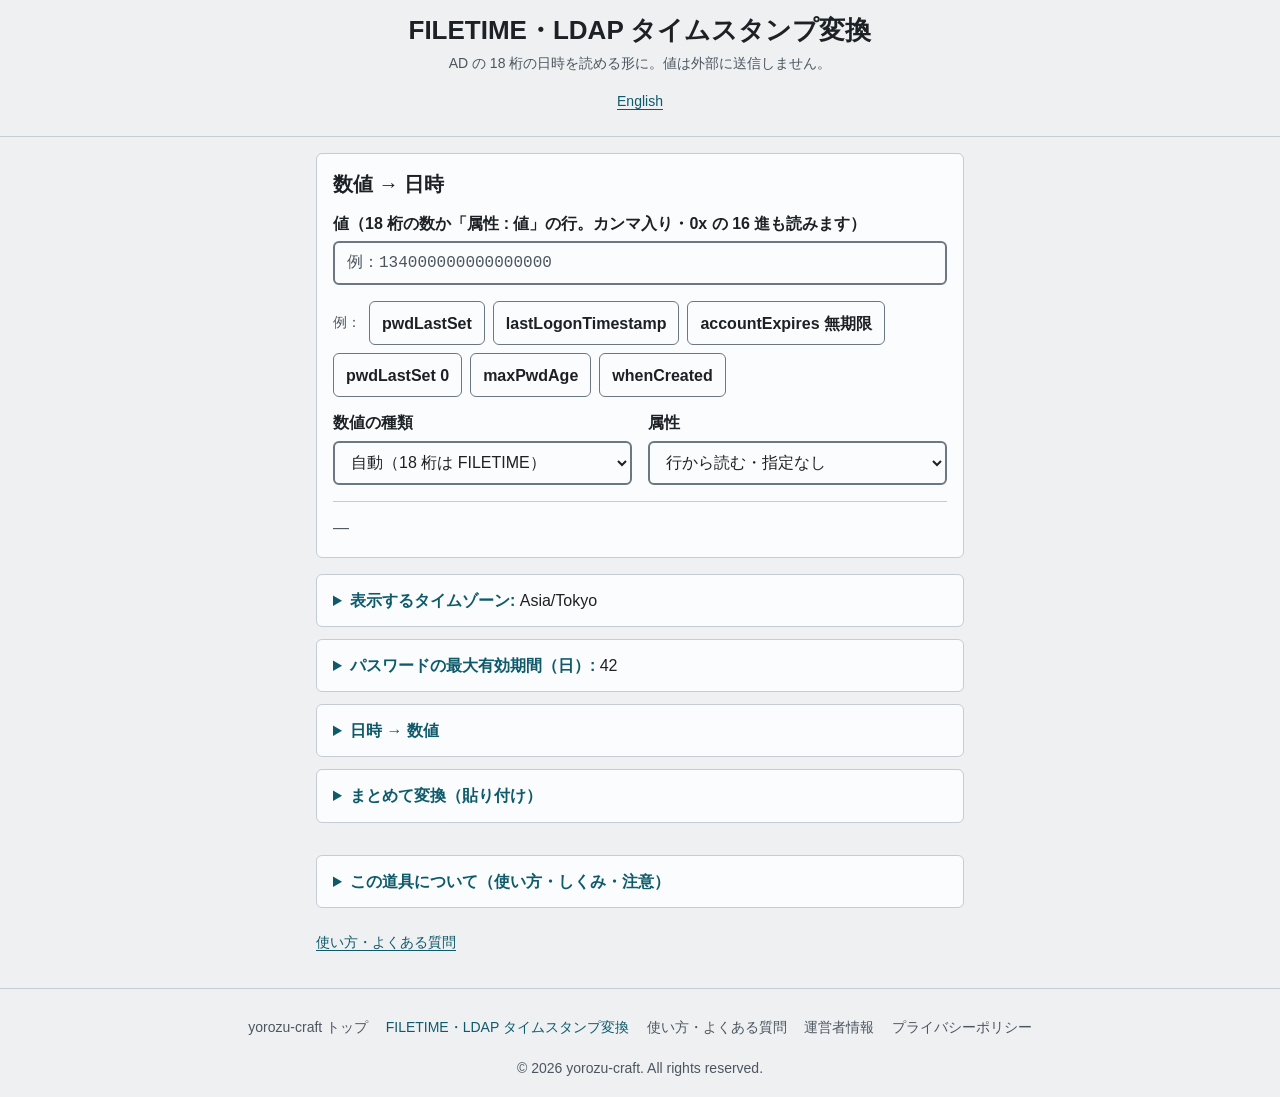
<file: index.html>
<!DOCTYPE html>
<html lang="ja">
<head>
  <meta charset="UTF-8">
  <meta name="viewport" content="width=device-width, initial-scale=1.0">
  <title>FILETIME・LDAP タイムスタンプ変換（pwdLastSet・lastLogonTimestamp を日時に）｜yorozu-craft</title>
  <meta name="description" content="pwdLastSet・lastLogonTimestamp・accountExpires などの 18 桁の数値を日時（UTC・日本時間）に、日時を数値に変換。0 や 9223372036854775807 の意味、負の値（maxPwdAge）も説明。Get-ADUser の出力を貼り付けてまとめて変換。ブラウザだけで動き、値は送信しません。">
  <meta name="robots" content="index, follow">
  <link rel="canonical" href="https://yorozu-craft.com/filetime/">
  <link rel="alternate" hreflang="ja" href="https://yorozu-craft.com/filetime/">
  <link rel="alternate" hreflang="en" href="https://yorozu-craft.com/filetime/en/">
  <link rel="alternate" hreflang="x-default" href="https://yorozu-craft.com/filetime/">

  <meta property="og:title" content="FILETIME・LDAP タイムスタンプ変換｜yorozu-craft">
  <meta property="og:description" content="pwdLastSet・lastLogonTimestamp・accountExpires の 18 桁を日時に。0・無期限・負の値の意味つき。一覧の貼り付けでまとめて変換。">
  <meta property="og:type" content="website">
  <meta property="og:url" content="https://yorozu-craft.com/filetime/">
  <meta property="og:site_name" content="yorozu-craft">
  <meta property="og:locale" content="ja_JP">
  <meta property="og:locale:alternate" content="en_US">
  <meta property="og:image" content="https://yorozu-craft.com/filetime/og-image.png">
  <meta property="og:image:width" content="1200">
  <meta property="og:image:height" content="630">
  <meta name="twitter:card" content="summary_large_image">
  <meta name="theme-color" content="#eef0f2" media="(prefers-color-scheme: light)">
  <meta name="theme-color" content="#15191d" media="(prefers-color-scheme: dark)">

  <script type="application/ld+json">
  {
    "@context": "https://schema.org",
    "@type": "WebApplication",
    "name": "FILETIME・LDAP タイムスタンプ変換",
    "description": "pwdLastSet・lastLogonTimestamp・accountExpires などの 18 桁の数値を日時に、日時を数値に。貼り付けた一覧もまとめて変換。ブラウザだけで動きます。",
    "url": "https://yorozu-craft.com/filetime/",
    "applicationCategory": "UtilitiesApplication",
    "operatingSystem": "All",
    "offers": { "@type": "Offer", "price": "0", "priceCurrency": "JPY" },
    "inLanguage": "ja"
  }
  </script>

  <!-- Google AdSense: サイト所有確認の meta だけ。AdSense 審査が通るまで本文の薄いページは広告 script を外す（2026-10-04）。通ったら本文を足してから戻す -->
  <meta name="google-adsense-account" content="ca-pub-5375267956079717">

  <link rel="icon" href="./favicon.svg" type="image/svg+xml">
  <link rel="manifest" href="/manifest.webmanifest">
  <link rel="apple-touch-icon" href="./apple-touch-icon.png">
  <link rel="stylesheet" href="./style.css">
</head>
<body>

  <header class="app-header">
    <h1>FILETIME・LDAP タイムスタンプ変換</h1>
    <p class="subtitle">AD の 18 桁の日時を読める形に。値は外部に送信しません。</p>
    <p class="lang-switch"><a href="./en/" hreflang="en" lang="en">English</a></p>
  </header>

  <main class="app-main">

    <!-- 画面の骨組み「入力 → 結果」（yorozu-plans の docs/SCREEN.md 1.1）。値を入れる欄 → 結果（空のときは「—」）→ くわしく入れる -->
    <section class="card" aria-labelledby="h-single">
      <h2 id="h-single">数値 → 日時</h2>
      <div class="field">
        <label for="value">値（18 桁の数か「属性 : 値」の行。カンマ入り・0x の 16 進も読みます）</label>
        <input type="text" id="value" class="wide mono" inputmode="text" autocomplete="off" spellcheck="false" placeholder="例：134000000000000000">
      </div>
      <div class="examples" role="group" aria-label="例">
        <span class="small">例：</span>
        <button type="button" class="chip" data-example="pwdLastSet : 134347122000000000">pwdLastSet</button>
        <button type="button" class="chip" data-example="lastLogonTimestamp : 134340000000000000">lastLogonTimestamp</button>
        <button type="button" class="chip" data-example="accountExpires : 9223372036854775807">accountExpires 無期限</button>
        <button type="button" class="chip" data-example="pwdLastSet : 0">pwdLastSet 0</button>
        <button type="button" class="chip" data-example="maxPwdAge : -36288000000000">maxPwdAge</button>
        <button type="button" class="chip" data-example="whenCreated : 20260924083000.0Z">whenCreated</button>
      </div>
      <div class="field-row">
        <div class="field">
          <label for="mode">数値の種類</label>
          <select id="mode">
            <option value="auto">自動（18 桁は FILETIME）</option>
            <option value="filetime">FILETIME・LDAP（1601 年から 100 ns 単位）</option>
            <option value="unix">Unix 秒</option>
            <option value="unixms">Unix ミリ秒</option>
            <option value="dotnet">.NET DateTime.Ticks</option>
            <option value="gentime">一般化時刻（20260924083000.0Z）</option>
            <option value="datetime">日時（2026-09-24 08:30）</option>
          </select>
        </div>
        <div class="field">
          <label for="attr">属性</label>
          <select id="attr">
            <option value="">行から読む・指定なし</option>
            <option>pwdLastSet</option>
            <option>lastLogonTimestamp</option>
            <option>lastLogon</option>
            <option>accountExpires</option>
            <option>badPasswordTime</option>
            <option>lockoutTime</option>
            <option>msDS-UserPasswordExpiryTimeComputed</option>
            <option>maxPwdAge</option>
            <option>minPwdAge</option>
            <option>lockoutDuration</option>
            <option>lockOutObservationWindow</option>
          </select>
        </div>
      </div>
      <div id="result" class="result" aria-live="polite"><p class="empty">—</p></div>
    </section>

    <!-- くわしく入れる（SCREEN.md 1.1 の 4）: タイムゾーン・パスワードの最大有効期間、日時 → 数値、まとめて変換。summary に今の状態（main.js の updateSummaries） -->
    <div class="opts">
      <details class="card opt" id="opt-tz">
        <summary>表示するタイムゾーン: <span class="opt-state"></span></summary>
        <div class="field">
          <label for="tz">表示するタイムゾーン</label>
          <select id="tz"></select>
        </div>
        <button type="button" class="btn" data-reset-storage="filetime_">保存した内容をすべて消す（初期状態に戻す）</button>
      </details>
      <details class="card opt" id="opt-age">
        <summary>パスワードの最大有効期間（日）: <span class="opt-state"></span></summary>
        <div class="field">
          <label for="max-age">パスワードの最大有効期間（日）</label>
          <input type="number" id="max-age" min="0" max="999" step="1" value="42" inputmode="numeric">
          <p class="hint">pwdLastSet の期限を出します。既定は 42 日。</p>
        </div>
      </details>
      <details class="card opt" id="opt-reverse">
        <summary id="h-reverse">日時 → 数値</summary>
        <div class="field">
          <label for="dt">日時（選んだタイムゾーン）</label>
          <div class="inline-row">
            <input type="datetime-local" id="dt" step="1">
            <button type="button" class="btn" id="now">今</button>
          </div>
          <p class="hint">LDAP フィルターに使う数を出します。</p>
        </div>
        <div id="reverse-result" class="result" aria-live="polite"></div>
      </details>
      <details class="card opt" id="opt-bulk">
        <summary id="h-bulk">まとめて変換（貼り付け）</summary>
        <div class="field">
          <label for="bulk">Get-ADUser・ldifde・csvde の出力</label>
          <textarea id="bulk" rows="8" class="mono" spellcheck="false" placeholder="pwdLastSet         : 134347122000000000&#10;lastLogonTimestamp : 134340000000000000&#10;accountExpires     : 9223372036854775807&#10;whenCreated        : 20260924083000.0Z"></textarea>
          <p class="hint">日時の属性だけを拾います。送信も保存もしません。</p>
        </div>
        <p class="inline-row"><button type="button" class="btn btn-primary" id="bulk-run">変換する</button> <button type="button" class="btn" id="bulk-clear">消す</button></p>
        <div id="bulk-result" aria-live="polite"></div>
      </details>
    </div>

    <p id="msg" class="small msg" role="status" aria-live="polite"></p>

    <!-- about-tool: 道具の説明（使い方ページの要約。yorozu-plans QUEUE Q-002） -->
    <details class="about-tool card opt no-print" id="about-tool">
      <summary>この道具について（使い方・しくみ・注意）</summary>
      <h3>FILETIME・LDAP タイムスタンプ変換でわかること</h3>
      <p>Active Directory の pwdLastSet・lastLogonTimestamp・accountExpires などの 18 桁の数を日時に直します。日時から FILETIME と LDAP フィルターの例も出します。</p>
      <h3>使い方の要点</h3>
      <ul>
      <li>18 桁の数か「pwdLastSet : 134…」の行を入れると日時が出ます。</li>
      <li>0・無期限・負の値には、属性名から意味を添えます。</li>
      <li>Get-ADUser や ldifde の出力を貼ると、まとめて表にします。</li>
      </ul>
      <h3>しくみ</h3>
      <p>FILETIME は、1601 年 1 月 1 日（UTC）からの 100 ナノ秒単位の数です。値は UTC なので、日本時間はその 9 時間後です。「自動」は 10〜11 桁を Unix 秒、12〜14 桁を Unix ミリ秒、それ以外を FILETIME として読みます。accountExpires の 0 と 9223372036854775807 は無期限、pwdLastSet の 0 は次回ログオン時にパスワード変更が必要です。maxPwdAge などの負の値は期間です。根拠は Microsoft Learn と [MS-ADTS]・[MS-SAMR] で、最終確認日は 2026-09-24 です。</p>
      <h3>注意</h3>
      <p>lastLogonTimestamp は更新が 9〜14 日ほど遅れることがあります。正確な最終ログオンは、DC ごとに記録される lastLogon を全 DC で比べます。入力した値と貼り付けた一覧はこの端末の中だけで計算し、外部には送信しません。</p>
      <p>読める形式と特別な値の一覧は<a href="./guide.html">FILETIME・LDAP タイムスタンプ変換の使い方</a>に。</p>
    </details>
    <!-- /about-tool -->
    <p class="small link-row"><a href="./guide.html">使い方・よくある質問</a></p>

  </main>

  <footer class="app-footer">
    <nav class="footer-nav" aria-label="フッターナビゲーション">
      <ul>
        <li><a href="../">yorozu-craft トップ</a></li>
        <li><a href="./" aria-current="page">FILETIME・LDAP タイムスタンプ変換</a></li>
        <li><a href="./guide.html">使い方・よくある質問</a></li>
        <li><a href="../about.html">運営者情報</a></li>
        <li><a href="../privacy-policy.html">プライバシーポリシー</a></li>
      </ul>
    </nav>
    <p>&copy; 2026 yorozu-craft. All rights reserved.</p>
  </footer>

  <script src="./used.js"></script>
  <script src="./calc.js"></script>
  <script src="./screen.js"></script>
  <script src="./reset-storage.js"></script>
  <script src="./main.js"></script>
  <!-- Cloudflare Web Analytics（Cookie を使わないアクセス解析） --><script type='module' src='https://static.cloudflareinsights.com/beacon.min.js' data-cf-beacon='{"token": "b79bf821e1fd4b6683866d493b1de426"}'></script><!-- End Cloudflare Web Analytics -->
</body>
</html>
</file>
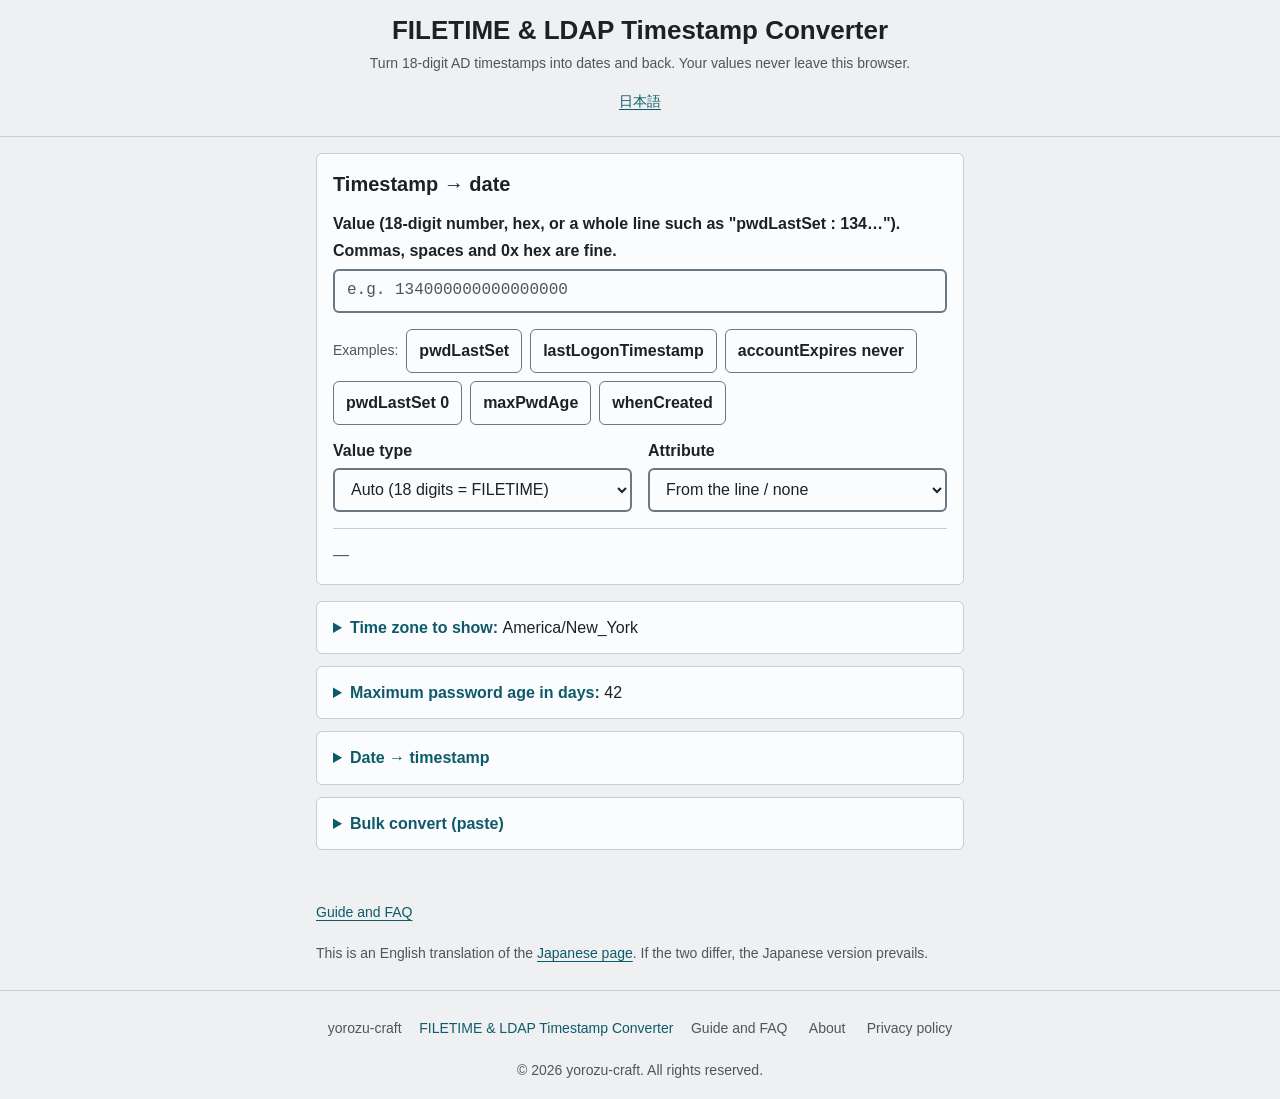
<file: en/index.html>
<!DOCTYPE html>
<html lang="en">
<head>
  <meta charset="UTF-8">
  <meta name="viewport" content="width=device-width, initial-scale=1.0">
  <title>FILETIME &amp; LDAP Timestamp Converter – pwdLastSet, lastLogonTimestamp, accountExpires | yorozu-craft</title>
  <meta name="description" content="Convert 18-digit Windows FILETIME / LDAP timestamps (pwdLastSet, lastLogonTimestamp, accountExpires, badPasswordTime) to a date in UTC or any time zone, and back. Explains 0, 9223372036854775807 (never) and negative intervals like maxPwdAge. Paste Get-ADUser output to convert every value. Runs in your browser; nothing is uploaded.">
  <meta name="robots" content="index, follow">
  <link rel="canonical" href="https://yorozu-craft.com/filetime/en/">
  <link rel="alternate" hreflang="ja" href="https://yorozu-craft.com/filetime/">
  <link rel="alternate" hreflang="en" href="https://yorozu-craft.com/filetime/en/">
  <link rel="alternate" hreflang="x-default" href="https://yorozu-craft.com/filetime/">

  <meta property="og:title" content="FILETIME &amp; LDAP Timestamp Converter">
  <meta property="og:description" content="pwdLastSet, lastLogonTimestamp and accountExpires to a readable date, with the special values explained. Paste a list to convert them all.">
  <meta property="og:type" content="website">
  <meta property="og:url" content="https://yorozu-craft.com/filetime/en/">
  <meta property="og:site_name" content="yorozu-craft">
  <meta property="og:locale" content="en_US">
  <meta property="og:locale:alternate" content="ja_JP">
  <meta property="og:image" content="https://yorozu-craft.com/filetime/og-image.png">
  <meta property="og:image:width" content="1200">
  <meta property="og:image:height" content="630">
  <meta name="twitter:card" content="summary_large_image">
  <meta name="theme-color" content="#eef0f2" media="(prefers-color-scheme: light)">
  <meta name="theme-color" content="#15191d" media="(prefers-color-scheme: dark)">

  <script type="application/ld+json">
  {
    "@context": "https://schema.org",
    "@type": "WebApplication",
    "name": "FILETIME & LDAP Timestamp Converter",
    "description": "Convert Windows FILETIME / Active Directory Integer8 timestamps (pwdLastSet, lastLogonTimestamp, accountExpires) to dates and back, with special values explained and bulk conversion of pasted output.",
    "url": "https://yorozu-craft.com/filetime/en/",
    "applicationCategory": "DeveloperApplication",
    "operatingSystem": "All",
    "offers": { "@type": "Offer", "price": "0", "priceCurrency": "JPY" },
    "inLanguage": "en"
  }
  </script>

  <!-- Google AdSense: site ownership meta only. The ad script is off on thin pages until the AdSense review passes (2026-10-04) -->
  <meta name="google-adsense-account" content="ca-pub-5375267956079717">

  <link rel="icon" href="../favicon.svg" type="image/svg+xml">
  <link rel="manifest" href="/manifest.webmanifest">
  <link rel="apple-touch-icon" href="../apple-touch-icon.png">
  <link rel="stylesheet" href="../style.css">
</head>
<body>

  <header class="app-header">
    <h1>FILETIME &amp; LDAP Timestamp Converter</h1>
    <p class="subtitle">Turn 18-digit AD timestamps into dates and back. Your values never leave this browser.</p>
    <p class="lang-switch"><a href="../" hreflang="ja" lang="ja">日本語</a></p>
  </header>

  <main class="app-main">

    <!-- 画面の骨組み「入力 → 結果」（yorozu-plans の docs/SCREEN.md 1.1）。値を入れる欄 → 結果（空のときは「—」）→ くわしく入れる -->
    <section class="card" aria-labelledby="h-single">
      <h2 id="h-single">Timestamp → date</h2>
      <div class="field">
        <label for="value">Value (18-digit number, hex, or a whole line such as "pwdLastSet : 134…"). Commas, spaces and 0x hex are fine.</label>
        <input type="text" id="value" class="wide mono" inputmode="text" autocomplete="off" spellcheck="false" placeholder="e.g. 134000000000000000">
      </div>
      <div class="examples" role="group" aria-label="Examples">
        <span class="small">Examples:</span>
        <button type="button" class="chip" data-example="pwdLastSet : 134347122000000000">pwdLastSet</button>
        <button type="button" class="chip" data-example="lastLogonTimestamp : 134340000000000000">lastLogonTimestamp</button>
        <button type="button" class="chip" data-example="accountExpires : 9223372036854775807">accountExpires never</button>
        <button type="button" class="chip" data-example="pwdLastSet : 0">pwdLastSet 0</button>
        <button type="button" class="chip" data-example="maxPwdAge : -36288000000000">maxPwdAge</button>
        <button type="button" class="chip" data-example="whenCreated : 20260924083000.0Z">whenCreated</button>
      </div>
      <div class="field-row">
        <div class="field">
          <label for="mode">Value type</label>
          <select id="mode">
            <option value="auto">Auto (18 digits = FILETIME)</option>
            <option value="filetime">FILETIME / LDAP (100 ns since 1601)</option>
            <option value="unix">Unix seconds</option>
            <option value="unixms">Unix milliseconds</option>
            <option value="dotnet">.NET DateTime.Ticks</option>
            <option value="gentime">Generalized time (20260924083000.0Z)</option>
            <option value="datetime">Date and time (2026-09-24 08:30)</option>
          </select>
        </div>
        <div class="field">
          <label for="attr">Attribute</label>
          <select id="attr">
            <option value="">From the line / none</option>
            <option>pwdLastSet</option>
            <option>lastLogonTimestamp</option>
            <option>lastLogon</option>
            <option>accountExpires</option>
            <option>badPasswordTime</option>
            <option>lockoutTime</option>
            <option>msDS-UserPasswordExpiryTimeComputed</option>
            <option>maxPwdAge</option>
            <option>minPwdAge</option>
            <option>lockoutDuration</option>
            <option>lockOutObservationWindow</option>
          </select>
        </div>
      </div>
      <div id="result" class="result" aria-live="polite"><p class="empty">—</p></div>
    </section>

    <!-- くわしく入れる（SCREEN.md 1.1 の 4）: タイムゾーン・パスワードの最大有効期間、日時 → 数値、まとめて変換。summary に今の状態（main.js の updateSummaries） -->
    <div class="opts">
      <details class="card opt" id="opt-tz">
        <summary>Time zone to show: <span class="opt-state"></span></summary>
        <div class="field">
          <label for="tz">Time zone to show</label>
          <select id="tz"></select>
        </div>
        <button type="button" class="btn" data-reset-storage="filetime_">Delete everything saved (reset)</button>
      </details>
      <details class="card opt" id="opt-age">
        <summary>Maximum password age in days: <span class="opt-state"></span></summary>
        <div class="field">
          <label for="max-age">Maximum password age in days (shows the expiry for pwdLastSet)</label>
          <input type="number" id="max-age" min="0" max="999" step="1" value="42" inputmode="numeric">
          <p class="hint">Shows the pwdLastSet expiry. The domain default is 42 days.</p>
        </div>
      </details>
      <details class="card opt" id="opt-reverse">
        <summary id="h-reverse">Date → timestamp</summary>
        <div class="field">
          <label for="dt">Date and time (in the time zone selected above)</label>
          <div class="inline-row">
            <input type="datetime-local" id="dt" step="1">
            <button type="button" class="btn" id="now">Now</button>
          </div>
          <p class="hint">Gives the number for an LDAP filter or Get-ADUser -Filter.</p>
        </div>
        <div id="reverse-result" class="result" aria-live="polite"></div>
      </details>
      <details class="card opt" id="opt-bulk">
        <summary id="h-bulk">Bulk convert (paste)</summary>
        <div class="field">
          <label for="bulk">Get-ADUser, ldifde or csvde output</label>
          <textarea id="bulk" rows="8" class="mono" spellcheck="false" placeholder="pwdLastSet         : 134347122000000000&#10;lastLogonTimestamp : 134340000000000000&#10;accountExpires     : 9223372036854775807&#10;whenCreated        : 20260924083000.0Z"></textarea>
          <p class="hint">Only timestamp attributes are picked up. Nothing is uploaded or stored.</p>
        </div>
        <p class="inline-row"><button type="button" class="btn btn-primary" id="bulk-run">Convert</button> <button type="button" class="btn" id="bulk-clear">Clear</button></p>
        <div id="bulk-result" aria-live="polite"></div>
      </details>
    </div>

    <p id="msg" class="small msg" role="status" aria-live="polite"></p>

    <p class="small link-row"><a href="./guide.html">Guide and FAQ</a></p>

    <p class="small translation-note">This is an English translation of the <a href="../" hreflang="ja">Japanese page</a>. If the two differ, the Japanese version prevails.</p>
  </main>

  <footer class="app-footer">
    <nav class="footer-nav" aria-label="Footer">
      <ul>
        <li><a href="../../en/">yorozu-craft</a></li>
        <li><a href="./" aria-current="page">FILETIME &amp; LDAP Timestamp Converter</a></li>
        <li><a href="./guide.html">Guide and FAQ</a></li>
        <li><a href="../../en/about.html">About</a></li>
        <li><a href="../../en/privacy-policy.html">Privacy policy</a></li>
      </ul>
    </nav>
    <p>&copy; 2026 yorozu-craft. All rights reserved.</p>
  </footer>

  <script src="../used.js"></script>
  <script src="../calc.js"></script>
  <script src="../screen.js"></script>
  <script src="../reset-storage.js"></script>
  <script src="../main.js"></script>
  <!-- Cloudflare Web Analytics（Cookie を使わないアクセス解析） --><script type='module' src='https://static.cloudflareinsights.com/beacon.min.js' data-cf-beacon='{"token": "b79bf821e1fd4b6683866d493b1de426"}'></script><!-- End Cloudflare Web Analytics -->
</body>
</html>
</file>
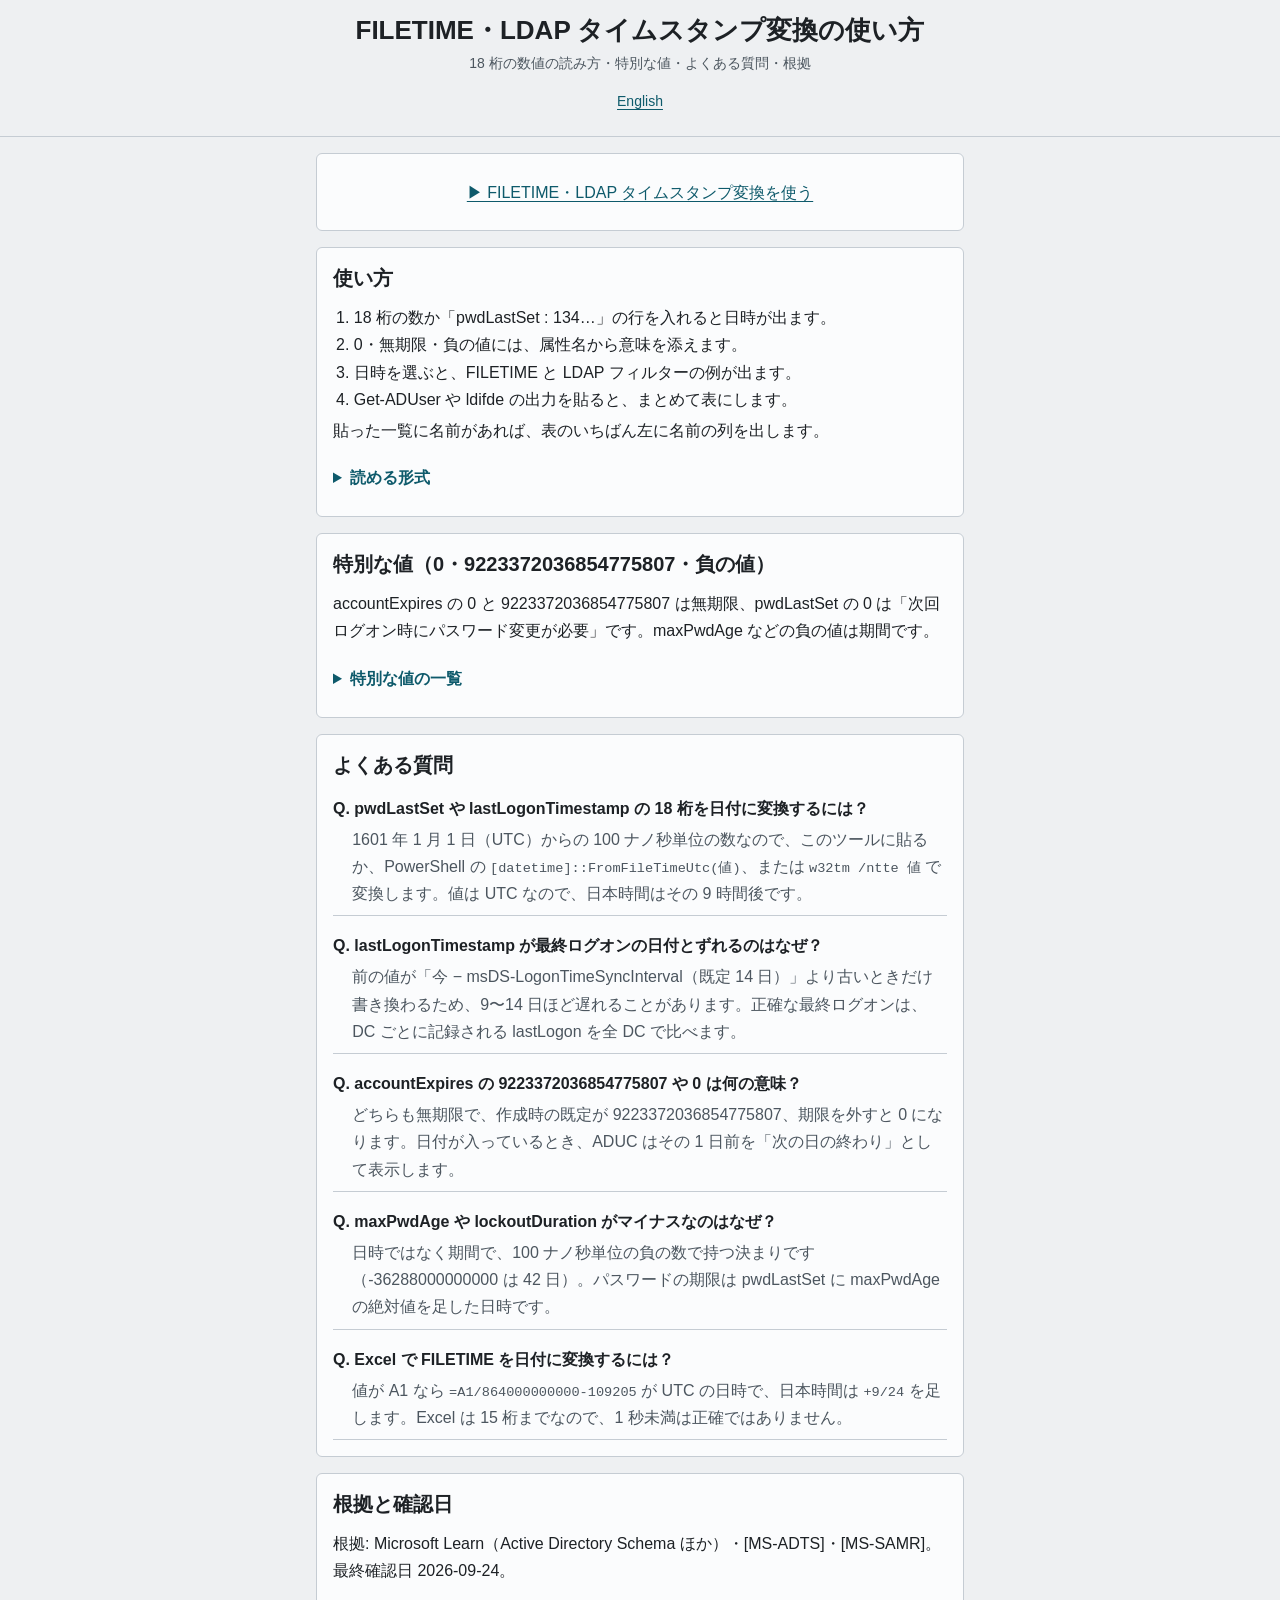
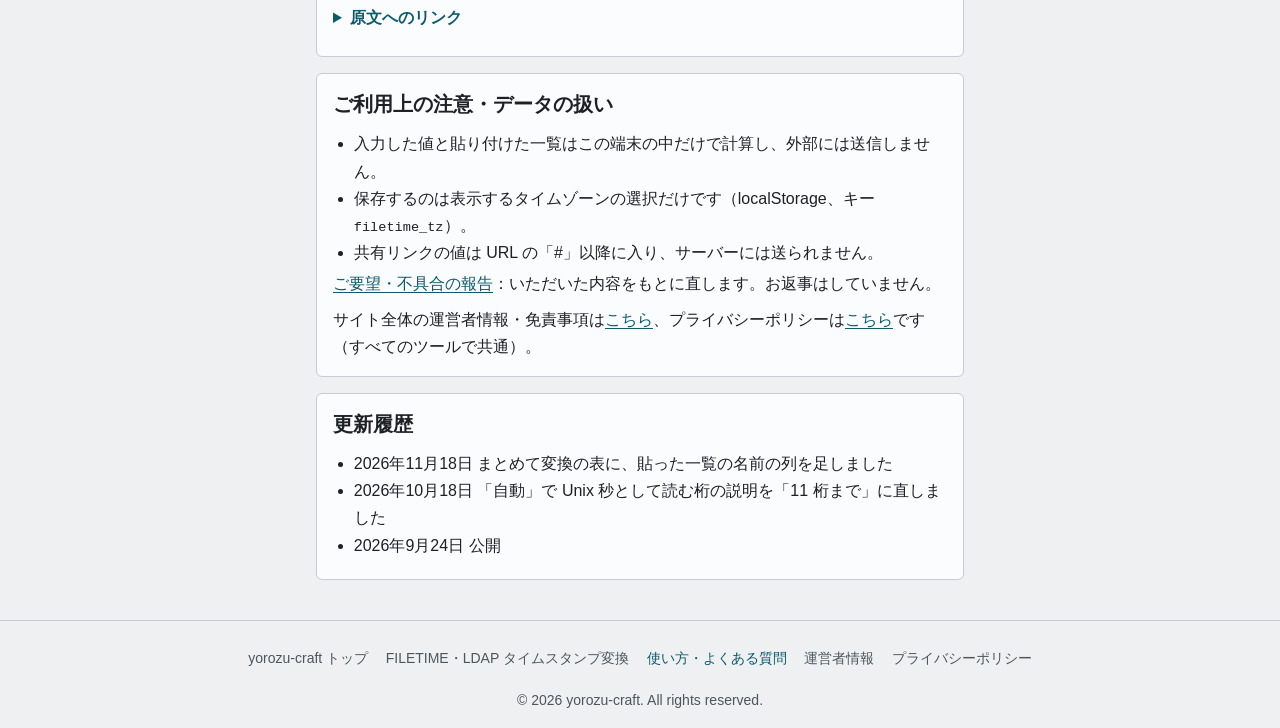
<file: guide.html>
<!DOCTYPE html>
<html lang="ja">
<head>
  <meta charset="UTF-8">
  <meta name="viewport" content="width=device-width, initial-scale=1.0">
  <title>pwdLastSet・lastLogonTimestamp の読み方と変換のしかた（使い方・よくある質問）｜FILETIME・LDAP タイムスタンプ変換｜yorozu-craft</title>
  <meta name="description" content="AD の pwdLastSet・lastLogonTimestamp・accountExpires の 18 桁の数値の意味と変換方法。lastLogonTimestamp が最大 14 日ずれる理由、accountExpires の 0 と 9223372036854775807、ADUC で 1 日ずれる理由、負の maxPwdAge を Microsoft の文書に沿って説明します。">
  <meta name="robots" content="index, follow">
  <link rel="canonical" href="https://yorozu-craft.com/filetime/guide.html">
  <link rel="alternate" hreflang="ja" href="https://yorozu-craft.com/filetime/guide.html">
  <link rel="alternate" hreflang="en" href="https://yorozu-craft.com/filetime/en/guide.html">
  <link rel="alternate" hreflang="x-default" href="https://yorozu-craft.com/filetime/guide.html">

  <meta property="og:title" content="pwdLastSet・lastLogonTimestamp の読み方と変換のしかた｜FILETIME・LDAP タイムスタンプ変換">
  <meta property="og:description" content="18 桁の数値の意味、特別な値（0・無期限・負の値）、lastLogonTimestamp のずれを Microsoft の文書に沿って説明。">
  <meta property="og:type" content="article">
  <meta property="og:url" content="https://yorozu-craft.com/filetime/guide.html">
  <meta property="og:site_name" content="yorozu-craft">
  <meta property="og:locale" content="ja_JP">
  <meta property="og:locale:alternate" content="en_US">
  <meta property="og:image" content="https://yorozu-craft.com/filetime/og-image.png">
  <meta property="og:image:width" content="1200">
  <meta property="og:image:height" content="630">
  <meta name="twitter:card" content="summary_large_image">

  <!-- よくある質問（下の #faq と内容をそろえる） -->
  <script type="application/ld+json">
  {
    "@context": "https://schema.org",
    "@type": "FAQPage",
    "mainEntity": [
      {
        "@type": "Question",
        "name": "pwdLastSet や lastLogonTimestamp の 18 桁を日付に変換するには？",
        "acceptedAnswer": {
          "@type": "Answer",
          "text": "1601 年 1 月 1 日（UTC）からの 100 ナノ秒単位の数なので、このツールに貼るか、PowerShell の [datetime]::FromFileTimeUtc(値)、または w32tm /ntte 値 で変換します。値は UTC なので、日本時間はその 9 時間後です。"
        }
      },
      {
        "@type": "Question",
        "name": "lastLogonTimestamp が最終ログオンの日付とずれるのはなぜ？",
        "acceptedAnswer": {
          "@type": "Answer",
          "text": "前の値が「今 − msDS-LogonTimeSyncInterval（既定 14 日）」より古いときだけ書き換わるため、9〜14 日ほど遅れることがあります。正確な最終ログオンは、DC ごとに記録される lastLogon を全 DC で比べます。"
        }
      },
      {
        "@type": "Question",
        "name": "accountExpires の 9223372036854775807 や 0 は何の意味？",
        "acceptedAnswer": {
          "@type": "Answer",
          "text": "どちらも無期限で、作成時の既定が 9223372036854775807、期限を外すと 0 になります。日付が入っているとき、ADUC はその 1 日前を「次の日の終わり」として表示します。"
        }
      },
      {
        "@type": "Question",
        "name": "maxPwdAge や lockoutDuration がマイナスなのはなぜ？",
        "acceptedAnswer": {
          "@type": "Answer",
          "text": "日時ではなく期間で、100 ナノ秒単位の負の数で持つ決まりです（-36288000000000 は 42 日）。パスワードの期限は pwdLastSet に maxPwdAge の絶対値を足した日時です。"
        }
      },
      {
        "@type": "Question",
        "name": "Excel で FILETIME を日付に変換するには？",
        "acceptedAnswer": {
          "@type": "Answer",
          "text": "値が A1 なら =A1/864000000000-109205 が UTC の日時で、日本時間は +9/24 を足します。Excel は 15 桁までなので、1 秒未満は正確ではありません。"
        }
      }
    ]
  }
  </script>

  <!-- Google AdSense（サイト所有確認 + 広告配信スクリプト） -->
  <meta name="google-adsense-account" content="ca-pub-5375267956079717">
  <script async src="https://pagead2.googlesyndication.com/pagead/js/adsbygoogle.js?client=ca-pub-5375267956079717"
     crossorigin="anonymous"></script>

  <link rel="icon" href="./favicon.svg" type="image/svg+xml">
  <link rel="manifest" href="/manifest.webmanifest">
  <link rel="apple-touch-icon" href="./apple-touch-icon.png">
  <link rel="stylesheet" href="./style.css">
</head>
<body>

  <header class="app-header">
    <h1>FILETIME・LDAP タイムスタンプ変換の使い方</h1>
    <p class="subtitle">18 桁の数値の読み方・特別な値・よくある質問・根拠</p>
    <p class="lang-switch"><a href="./en/guide.html" hreflang="en" lang="en">English</a></p>
  </header>

  <main class="app-main">

    <p class="card lead-link"><a href="./">▶ FILETIME・LDAP タイムスタンプ変換を使う</a></p>

    <article class="card content" id="howto">
      <h2>使い方</h2>
      <ol>
        <li>18 桁の数か「pwdLastSet : 134…」の行を入れると日時が出ます。</li>
        <li>0・無期限・負の値には、属性名から意味を添えます。</li>
        <li>日時を選ぶと、FILETIME と LDAP フィルターの例が出ます。</li>
        <li>Get-ADUser や ldifde の出力を貼ると、まとめて表にします。</li>
      </ol>
      <p>貼った一覧に名前があれば、表のいちばん左に名前の列を出します。</p>
      <details>
        <summary>読める形式</summary>
        <table>
          <thead><tr><th>形式</th><th>例</th><th>中身</th></tr></thead>
          <tbody>
            <tr><td>FILETIME（LDAP の Integer8）</td><td><code>134347122000000000</code></td><td>1601-01-01 00:00 UTC からの 100 ナノ秒の数。pwdLastSet・lastLogon・lastLogonTimestamp・accountExpires・badPasswordTime・lockoutTime など</td></tr>
            <tr><td>16 進</td><td><code>0x01DD2D4D7C4C8000</code></td><td>64 ビットの値。最上位ビットが立つ値は負（2 の補数）</td></tr>
            <tr><td>期間（負の値）</td><td><code>-36288000000000</code></td><td>maxPwdAge・minPwdAge・lockoutDuration・lockOutObservationWindow。この例は 42 日</td></tr>
            <tr><td>一般化時刻</td><td><code>20260924083000.0Z</code></td><td>whenCreated・whenChanged など。末尾 Z は UTC</td></tr>
            <tr><td>Unix 秒・ミリ秒</td><td><code>1758702600</code></td><td>1970-01-01 UTC からの秒（10 桁）・ミリ秒（13 桁）</td></tr>
            <tr><td>.NET DateTime.Ticks</td><td><code>639000000000000000</code></td><td>0001-01-01 からの 100 ナノ秒の数。FILETIME との差は 504911232000000000</td></tr>
          </tbody>
        </table>
        <p>「自動」は 11 桁までを Unix 秒（5138 年まで）、12〜14 桁を Unix ミリ秒、それ以外を FILETIME として読みます。FILETIME だと 2200 年より後になる数には、.NET の Ticks としての読み方も添えます。</p>
      </details>
    </article>

    <article class="card content" id="special">
      <h2>特別な値（0・9223372036854775807・負の値）</h2>
      <p>accountExpires の 0 と 9223372036854775807 は無期限、pwdLastSet の 0 は「次回ログオン時にパスワード変更が必要」です。maxPwdAge などの負の値は期間です。</p>
      <details>
        <summary>特別な値の一覧</summary>
        <table>
          <thead><tr><th>属性</th><th>値</th><th>意味</th></tr></thead>
          <tbody>
            <tr><td>accountExpires</td><td><code>9223372036854775807</code>（0x7FFFFFFFFFFFFFFF）</td><td>無期限。アカウント作成時の既定値</td></tr>
            <tr><td>accountExpires</td><td><code>0</code></td><td>無期限。一度設定した期限を外したとき</td></tr>
            <tr><td>pwdLastSet</td><td><code>0</code></td><td>次回ログオン時にパスワード変更が必要（「パスワードを無期限にする」が無いとき）</td></tr>
            <tr><td>pwdLastSet</td><td><code>-1</code>（書き込み時）</td><td>「次回ログオン時の変更」を外す</td></tr>
            <tr><td>lastLogon・lastLogonTimestamp</td><td><code>0</code></td><td>記録なし</td></tr>
            <tr><td>lockoutTime</td><td><code>0</code></td><td>ロックアウトされていない</td></tr>
            <tr><td>msDS-UserPasswordExpiryTimeComputed</td><td><code>9223372036854775807</code></td><td>パスワードが期限切れにならない（無期限の設定・スマートカード必須・コンピューター／信頼アカウント・最大有効期間が無期限）</td></tr>
            <tr><td>msDS-UserPasswordExpiryTimeComputed</td><td><code>0</code></td><td>pwdLastSet が 0 か未設定</td></tr>
            <tr><td>maxPwdAge</td><td><code>-9223372036854775808</code>（0x8000000000000000）</td><td>最大有効期間が無期限</td></tr>
          </tbody>
        </table>
        <p>パスワードの有効期限そのものは msDS-UserPasswordExpiryTimeComputed に入っています（細かいパスワードポリシーも反映）。lastLogon は DC ごとの値で、ほかの DC に複製されません。</p>
      </details>
    </article>

    <article class="card content" id="faq">
      <h2>よくある質問</h2>
      <dl class="faq">
        <dt>pwdLastSet や lastLogonTimestamp の 18 桁を日付に変換するには？</dt>
        <dd>1601 年 1 月 1 日（UTC）からの 100 ナノ秒単位の数なので、このツールに貼るか、PowerShell の <code>[datetime]::FromFileTimeUtc(値)</code>、または <code>w32tm /ntte 値</code> で変換します。値は UTC なので、日本時間はその 9 時間後です。</dd>
        <dt>lastLogonTimestamp が最終ログオンの日付とずれるのはなぜ？</dt>
        <dd>前の値が「今 − msDS-LogonTimeSyncInterval（既定 14 日）」より古いときだけ書き換わるため、9〜14 日ほど遅れることがあります。正確な最終ログオンは、DC ごとに記録される lastLogon を全 DC で比べます。</dd>
        <dt>accountExpires の 9223372036854775807 や 0 は何の意味？</dt>
        <dd>どちらも無期限で、作成時の既定が 9223372036854775807、期限を外すと 0 になります。日付が入っているとき、ADUC はその 1 日前を「次の日の終わり」として表示します。</dd>
        <dt>maxPwdAge や lockoutDuration がマイナスなのはなぜ？</dt>
        <dd>日時ではなく期間で、100 ナノ秒単位の負の数で持つ決まりです（-36288000000000 は 42 日）。パスワードの期限は pwdLastSet に maxPwdAge の絶対値を足した日時です。</dd>
        <dt>Excel で FILETIME を日付に変換するには？</dt>
        <dd>値が A1 なら <code>=A1/864000000000-109205</code> が UTC の日時で、日本時間は <code>+9/24</code> を足します。Excel は 15 桁までなので、1 秒未満は正確ではありません。</dd>
      </dl>
    </article>

    <article class="card content" id="basis">
      <h2>根拠と確認日</h2>
      <p>根拠: Microsoft Learn（Active Directory Schema ほか）・[MS-ADTS]・[MS-SAMR]。最終確認日 2026-09-24。</p>
      <details>
        <summary>原文へのリンク</summary>
        <ul class="sources">
          <li><a href="https://learn.microsoft.com/windows/win32/sysinfo/file-times" target="_blank" rel="noopener">File Times</a>（FILETIME の定義）</li>
          <li><a href="https://learn.microsoft.com/windows/win32/adschema/a-pwdlastset" target="_blank" rel="noopener">Pwd-Last-Set</a>・<a href="https://learn.microsoft.com/windows/win32/ad/security-properties" target="_blank" rel="noopener">User Security Attributes</a>（pwdLastSet の 0 と -1）</li>
          <li><a href="https://learn.microsoft.com/windows/win32/adschema/a-accountexpires" target="_blank" rel="noopener">Account-Expires</a>・<a href="https://learn.microsoft.com/windows/win32/adsi/account-expiration" target="_blank" rel="noopener">Account Expiration (LDAP Provider)</a>（無期限の値、ADUC の 1 日前表示）</li>
          <li><a href="https://learn.microsoft.com/windows/win32/adschema/a-lastlogontimestamp" target="_blank" rel="noopener">Last-Logon-Timestamp</a>・<a href="https://learn.microsoft.com/troubleshoot/mem/configmgr/discovery/lastlogontimestamp-not-accurate" target="_blank" rel="noopener">KB 2679653</a>（9〜14 日の遅れ）・<a href="https://learn.microsoft.com/windows/win32/adschema/a-lastlogon" target="_blank" rel="noopener">Last-Logon</a>・<a href="https://learn.microsoft.com/windows/win32/adschema/a-lockouttime" target="_blank" rel="noopener">Lockout-Time</a></li>
          <li><a href="https://learn.microsoft.com/windows/win32/adschema/a-lockoutduration" target="_blank" rel="noopener">Lockout-Duration</a>・[MS-SAMR] <a href="https://learn.microsoft.com/openspecs/windows_protocols/ms-samr/7b2aeb27-92fc-41f6-8437-deb65d950921" target="_blank" rel="noopener">1.1 Glossary（delta time）</a>（負の期間）</li>
          <li>[MS-ADTS] <a href="https://learn.microsoft.com/openspecs/windows_protocols/ms-adts/f9e9b7e2-c7ac-4db6-ba38-71d9696981e9" target="_blank" rel="noopener">3.1.1.4.5.33 msDS-UserPasswordExpiryTimeComputed</a></li>
          <li><a href="https://learn.microsoft.com/windows/client-management/mdm/policy-csp-devicelock#maximumpasswordage" target="_blank" rel="noopener">Policy CSP - DeviceLock: MaximumPasswordAge</a>（既定 42 日）</li>
          <li><a href="https://learn.microsoft.com/windows/win32/adschema/s-string-generalized-time" target="_blank" rel="noopener">String(Generalized-Time) syntax</a>（whenCreated の形）</li>
          <li><a href="https://learn.microsoft.com/troubleshoot/windows-server/active-directory/convert-datetime-attributes-to-standard-format" target="_blank" rel="noopener">KB 555936</a>（w32tm /ntte。例の値をテストで確かめています）</li>
          <li><a href="https://learn.microsoft.com/dotnet/api/system.datetime.ticks" target="_blank" rel="noopener">DateTime.Ticks</a>（.NET の Ticks）</li>
        </ul>
      </details>
    </article>

    <!-- README「ツールを追加するとき」8: ツール固有の注意・データの扱いはここに書く -->
    <article class="card content" id="notes">
      <h2>ご利用上の注意・データの扱い</h2>
      <ul>
        <li>入力した値と貼り付けた一覧はこの端末の中だけで計算し、外部には送信しません。</li>
        <li>保存するのは表示するタイムゾーンの選択だけです（localStorage、キー <code>filetime_tz</code>）。</li>
        <li>共有リンクの値は URL の「#」以降に入り、サーバーには送られません。</li>
      </ul>
      <p><a href="/post/?from=/filetime/guide.html">ご要望・不具合の報告</a>：いただいた内容をもとに直します。お返事はしていません。</p>
      <p>サイト全体の運営者情報・免責事項は<a href="../about.html">こちら</a>、プライバシーポリシーは<a href="../privacy-policy.html">こちら</a>です（すべてのツールで共通）。</p>
    </article>

    <article class="card content" id="changelog">
      <h2>更新履歴</h2>
      <ul>
        <li><time datetime="2026-11-18">2026年11月18日</time> まとめて変換の表に、貼った一覧の名前の列を足しました</li>
        <li><time datetime="2026-10-18">2026年10月18日</time> 「自動」で Unix 秒として読む桁の説明を「11 桁まで」に直しました</li>
        <li><time datetime="2026-09-24">2026年9月24日</time> 公開</li>
      </ul>
    </article>

  </main>

  <footer class="app-footer">
    <nav class="footer-nav" aria-label="フッターナビゲーション">
      <ul>
        <li><a href="../">yorozu-craft トップ</a></li>
        <li><a href="./">FILETIME・LDAP タイムスタンプ変換</a></li>
        <li><a href="./guide.html" aria-current="page">使い方・よくある質問</a></li>
        <li><a href="../about.html">運営者情報</a></li>
        <li><a href="../privacy-policy.html">プライバシーポリシー</a></li>
      </ul>
    </nav>
    <p>&copy; 2026 yorozu-craft. All rights reserved.</p>
  </footer>

  <!-- Cloudflare Web Analytics（Cookie を使わないアクセス解析） --><script type='module' src='https://static.cloudflareinsights.com/beacon.min.js' data-cf-beacon='{"token": "b79bf821e1fd4b6683866d493b1de426"}'></script><!-- End Cloudflare Web Analytics -->
</body>
</html>
</file>
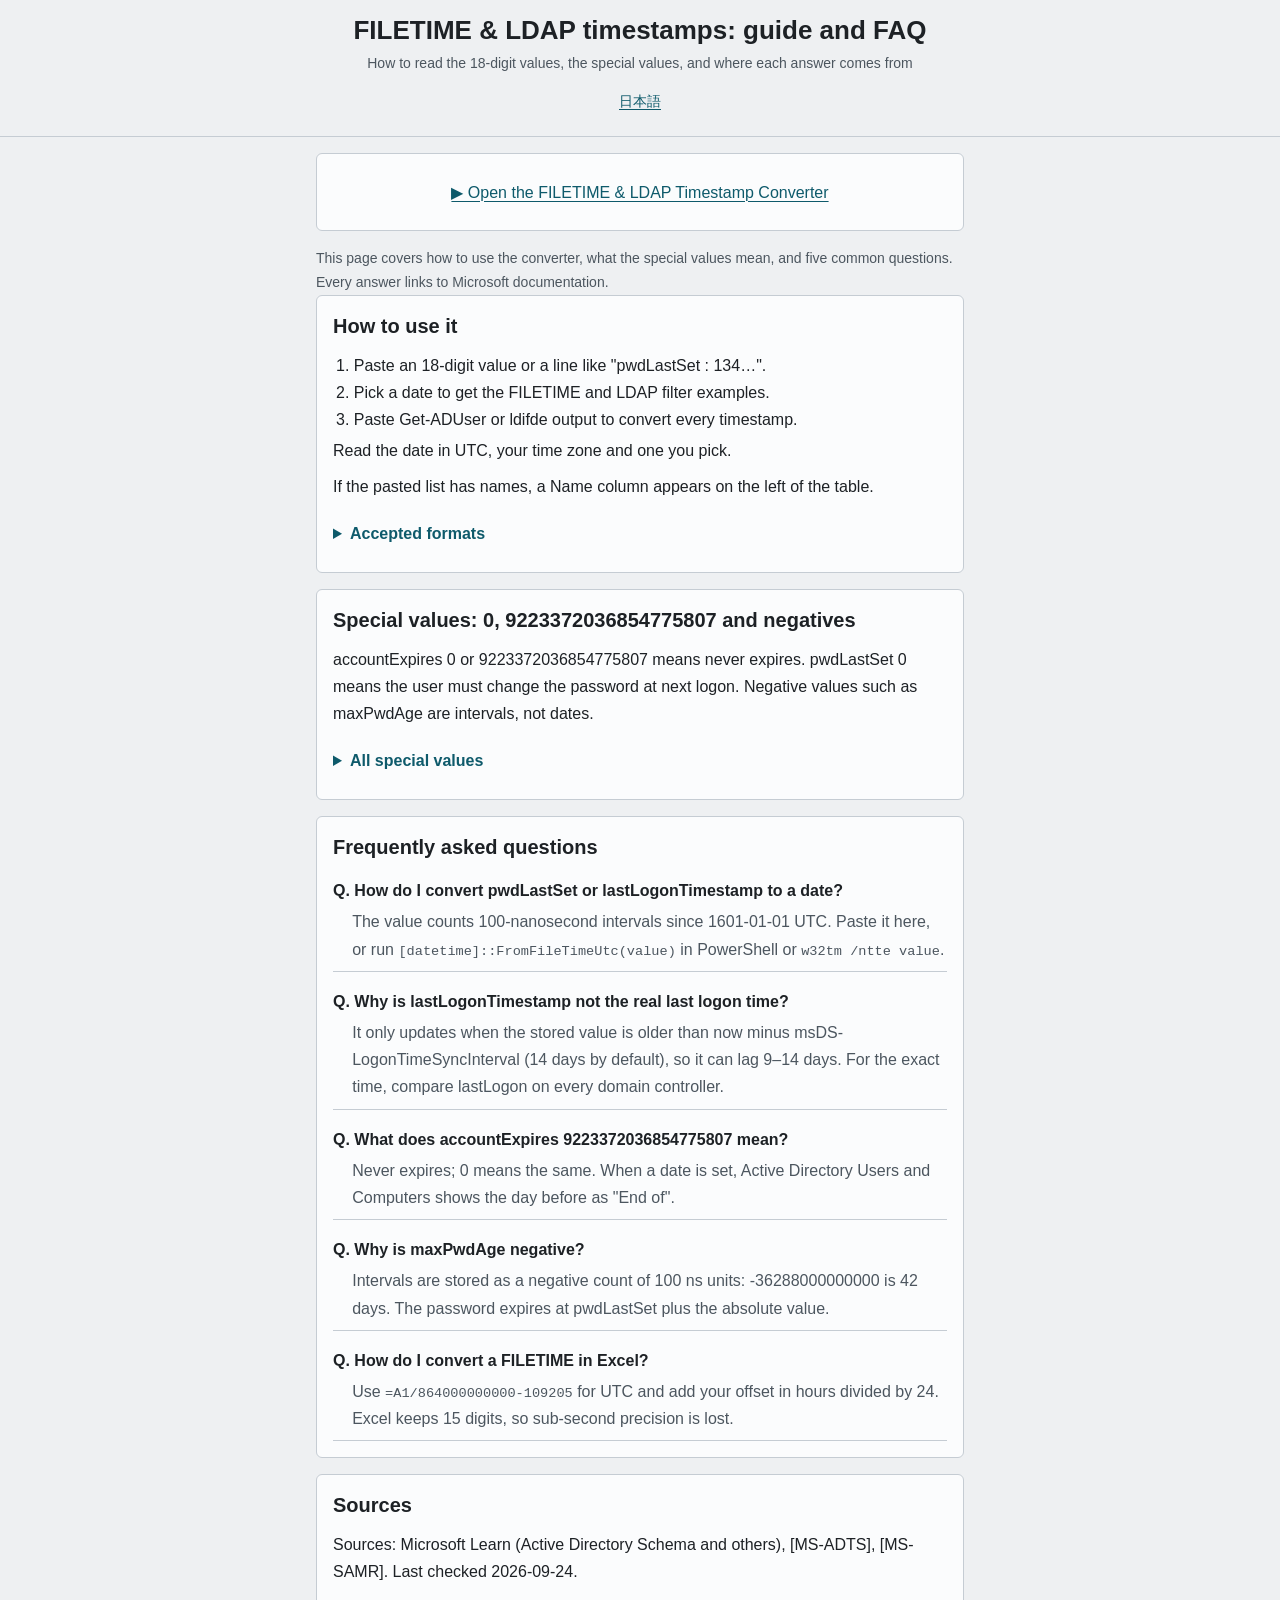
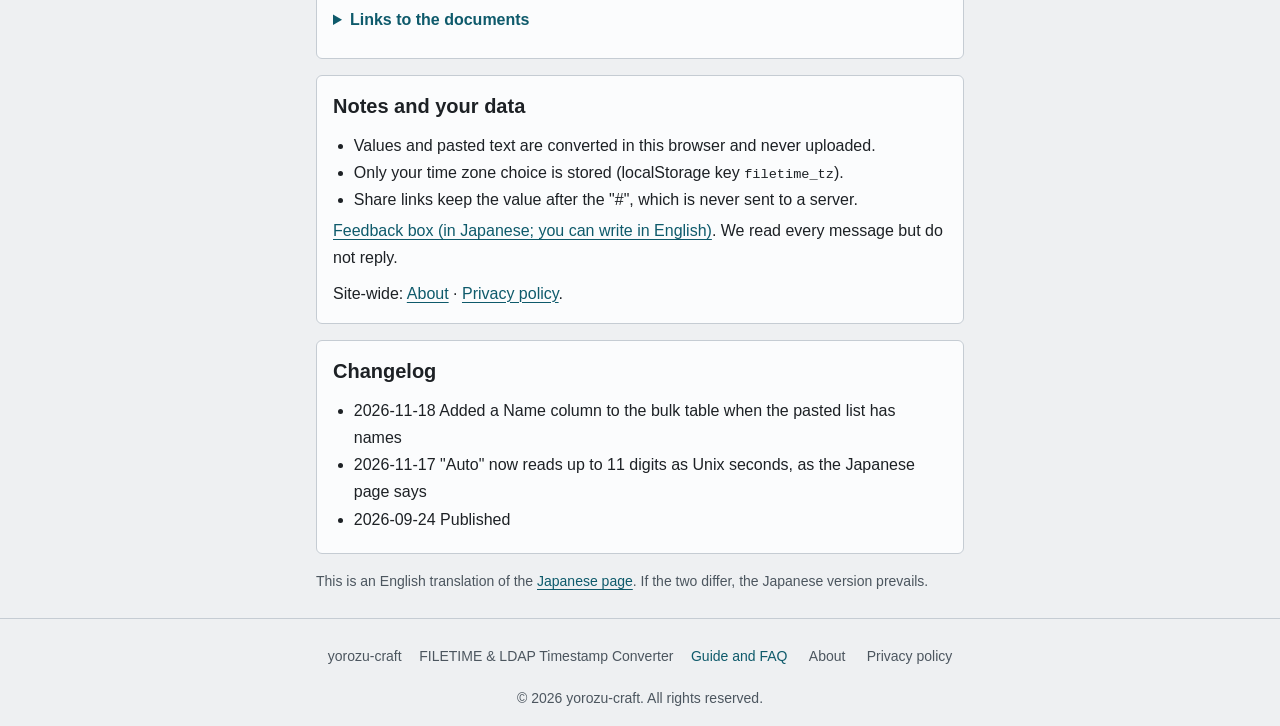
<file: en/guide.html>
<!DOCTYPE html>
<html lang="en">
<head>
  <meta charset="UTF-8">
  <meta name="viewport" content="width=device-width, initial-scale=1.0">
  <title>How to read pwdLastSet, lastLogonTimestamp and accountExpires – Guide and FAQ | FILETIME &amp; LDAP Timestamp Converter | yorozu-craft</title>
  <meta name="description" content="What the 18-digit Active Directory timestamps mean and how to convert them: why lastLogonTimestamp can be 14 days behind, what accountExpires 0 and 9223372036854775807 mean, why ADUC shows the expiry a day earlier, and why maxPwdAge is negative. Every answer links to Microsoft documentation.">
  <meta name="robots" content="index, follow">
  <link rel="canonical" href="https://yorozu-craft.com/filetime/en/guide.html">
  <link rel="alternate" hreflang="ja" href="https://yorozu-craft.com/filetime/guide.html">
  <link rel="alternate" hreflang="en" href="https://yorozu-craft.com/filetime/en/guide.html">
  <link rel="alternate" hreflang="x-default" href="https://yorozu-craft.com/filetime/guide.html">

  <meta property="og:title" content="How to read pwdLastSet, lastLogonTimestamp and accountExpires">
  <meta property="og:description" content="The 18-digit AD timestamps explained: special values, negative intervals and the lastLogonTimestamp lag, with Microsoft sources.">
  <meta property="og:type" content="article">
  <meta property="og:url" content="https://yorozu-craft.com/filetime/en/guide.html">
  <meta property="og:site_name" content="yorozu-craft">
  <meta property="og:locale" content="en_US">
  <meta property="og:locale:alternate" content="ja_JP">
  <meta property="og:image" content="https://yorozu-craft.com/filetime/og-image.png">
  <meta property="og:image:width" content="1200">
  <meta property="og:image:height" content="630">
  <meta name="twitter:card" content="summary_large_image">

  <!-- FAQ (keep in sync with #faq below) -->
  <script type="application/ld+json">
  {
    "@context": "https://schema.org",
    "@type": "FAQPage",
    "mainEntity": [
      {
        "@type": "Question",
        "name": "How do I convert pwdLastSet or lastLogonTimestamp to a date?",
        "acceptedAnswer": {
          "@type": "Answer",
          "text": "The value counts 100-nanosecond intervals since 1601-01-01 UTC. Paste it here, or run [datetime]::FromFileTimeUtc(value) in PowerShell or w32tm /ntte value."
        }
      },
      {
        "@type": "Question",
        "name": "Why is lastLogonTimestamp not the real last logon time?",
        "acceptedAnswer": {
          "@type": "Answer",
          "text": "It only updates when the stored value is older than now minus msDS-LogonTimeSyncInterval (14 days by default), so it can lag 9–14 days. For the exact time, compare lastLogon on every domain controller."
        }
      },
      {
        "@type": "Question",
        "name": "What does accountExpires 9223372036854775807 mean?",
        "acceptedAnswer": {
          "@type": "Answer",
          "text": "Never expires; 0 means the same. When a date is set, Active Directory Users and Computers shows the day before as \"End of\"."
        }
      },
      {
        "@type": "Question",
        "name": "Why is maxPwdAge negative?",
        "acceptedAnswer": {
          "@type": "Answer",
          "text": "Intervals are stored as a negative count of 100 ns units: -36288000000000 is 42 days. The password expires at pwdLastSet plus the absolute value."
        }
      },
      {
        "@type": "Question",
        "name": "How do I convert a FILETIME in Excel?",
        "acceptedAnswer": {
          "@type": "Answer",
          "text": "Use =A1/864000000000-109205 for UTC and add your offset in hours divided by 24. Excel keeps 15 digits, so sub-second precision is lost."
        }
      }
    ]
  }
  </script>

  <!-- Google AdSense（サイト所有確認 + 広告配信スクリプト） -->
  <meta name="google-adsense-account" content="ca-pub-5375267956079717">
  <script async src="https://pagead2.googlesyndication.com/pagead/js/adsbygoogle.js?client=ca-pub-5375267956079717"
     crossorigin="anonymous"></script>

  <link rel="icon" href="../favicon.svg" type="image/svg+xml">
  <link rel="manifest" href="/manifest.webmanifest">
  <link rel="apple-touch-icon" href="../apple-touch-icon.png">
  <link rel="stylesheet" href="../style.css">
</head>
<body>

  <header class="app-header">
    <h1>FILETIME &amp; LDAP timestamps: guide and FAQ</h1>
    <p class="subtitle">How to read the 18-digit values, the special values, and where each answer comes from</p>
    <p class="lang-switch"><a href="../guide.html" hreflang="ja" lang="ja">日本語</a></p>
  </header>

  <main class="app-main">

    <p class="card lead-link"><a href="./">▶ Open the FILETIME &amp; LDAP Timestamp Converter</a></p>

    <p class="small">This page covers how to use the converter, what the special values mean, and five common questions. Every answer links to Microsoft documentation.</p>

    <article class="card content" id="howto">
      <h2>How to use it</h2>
      <ol>
        <li>Paste an 18-digit value or a line like "pwdLastSet : 134…".</li>
        <li>Pick a date to get the FILETIME and LDAP filter examples.</li>
        <li>Paste Get-ADUser or ldifde output to convert every timestamp.</li>
      </ol>
      <p>Read the date in UTC, your time zone and one you pick.</p>
      <p>If the pasted list has names, a Name column appears on the left of the table.</p>
      <details>
        <summary>Accepted formats</summary>
        <table>
          <thead><tr><th>Format</th><th>Example</th><th>What it is</th></tr></thead>
          <tbody>
            <tr><td>FILETIME (LDAP Integer8)</td><td><code>134347122000000000</code></td><td>100 ns intervals since 1601-01-01 00:00 UTC: pwdLastSet, lastLogon, lastLogonTimestamp, accountExpires, badPasswordTime, lockoutTime</td></tr>
            <tr><td>Hex</td><td><code>0x01DD2D4D7C4C8000</code></td><td>64-bit value; top bit set means negative (two's complement)</td></tr>
            <tr><td>Interval (negative)</td><td><code>-36288000000000</code></td><td>maxPwdAge, minPwdAge, lockoutDuration, lockOutObservationWindow; this one is 42 days</td></tr>
            <tr><td>Generalized time</td><td><code>20260924083000.0Z</code></td><td>whenCreated, whenChanged; Z means UTC</td></tr>
            <tr><td>Unix seconds / ms</td><td><code>1758702600</code></td><td>Since 1970-01-01 UTC (10 or 13 digits)</td></tr>
            <tr><td>.NET DateTime.Ticks</td><td><code>639000000000000000</code></td><td>100 ns since 0001-01-01; offset from FILETIME 504911232000000000</td></tr>
          </tbody>
        </table>
        <p>"Auto" reads up to 11 digits as Unix seconds (until the year 5138), 12–14 digits as Unix milliseconds and anything else as FILETIME. If a FILETIME would land after 2200, the .NET ticks reading is shown too.</p>
      </details>
    </article>

    <article class="card content" id="special">
      <h2>Special values: 0, 9223372036854775807 and negatives</h2>
      <p>accountExpires 0 or 9223372036854775807 means never expires. pwdLastSet 0 means the user must change the password at next logon. Negative values such as maxPwdAge are intervals, not dates.</p>
      <details>
        <summary>All special values</summary>
        <table>
          <thead><tr><th>Attribute</th><th>Value</th><th>Meaning</th></tr></thead>
          <tbody>
            <tr><td>accountExpires</td><td><code>9223372036854775807</code> (0x7FFFFFFFFFFFFFFF)</td><td>Never; default for a new account</td></tr>
            <tr><td>accountExpires</td><td><code>0</code></td><td>Never; set when an end date is removed</td></tr>
            <tr><td>pwdLastSet</td><td><code>0</code></td><td>Must change password at next logon (unless Password never expires)</td></tr>
            <tr><td>pwdLastSet</td><td><code>-1</code> (write only)</td><td>Clears "must change password at next logon"</td></tr>
            <tr><td>lastLogon, lastLogonTimestamp</td><td><code>0</code></td><td>No record</td></tr>
            <tr><td>lockoutTime</td><td><code>0</code></td><td>Not locked out</td></tr>
            <tr><td>msDS-UserPasswordExpiryTimeComputed</td><td><code>9223372036854775807</code></td><td>Password never expires (flag set, smart card required, computer or trust account, or unlimited maximum age)</td></tr>
            <tr><td>msDS-UserPasswordExpiryTimeComputed</td><td><code>0</code></td><td>pwdLastSet is 0 or not set</td></tr>
            <tr><td>maxPwdAge</td><td><code>-9223372036854775808</code> (0x8000000000000000)</td><td>Unlimited maximum password age</td></tr>
          </tbody>
        </table>
        <p>msDS-UserPasswordExpiryTimeComputed holds the actual password expiry, including fine-grained password policies. lastLogon is stored per domain controller and is not replicated.</p>
      </details>
    </article>

    <article class="card content" id="faq">
      <h2>Frequently asked questions</h2>
      <dl class="faq">
        <dt>How do I convert pwdLastSet or lastLogonTimestamp to a date?</dt>
        <dd>The value counts 100-nanosecond intervals since 1601-01-01 UTC. Paste it here, or run <code>[datetime]::FromFileTimeUtc(value)</code> in PowerShell or <code>w32tm /ntte value</code>.</dd>
        <dt>Why is lastLogonTimestamp not the real last logon time?</dt>
        <dd>It only updates when the stored value is older than now minus msDS-LogonTimeSyncInterval (14 days by default), so it can lag 9–14 days. For the exact time, compare lastLogon on every domain controller.</dd>
        <dt>What does accountExpires 9223372036854775807 mean?</dt>
        <dd>Never expires; 0 means the same. When a date is set, Active Directory Users and Computers shows the day before as "End of".</dd>
        <dt>Why is maxPwdAge negative?</dt>
        <dd>Intervals are stored as a negative count of 100 ns units: -36288000000000 is 42 days. The password expires at pwdLastSet plus the absolute value.</dd>
        <dt>How do I convert a FILETIME in Excel?</dt>
        <dd>Use <code>=A1/864000000000-109205</code> for UTC and add your offset in hours divided by 24. Excel keeps 15 digits, so sub-second precision is lost.</dd>
      </dl>
    </article>

    <article class="card content" id="basis">
      <h2>Sources</h2>
      <p>Sources: Microsoft Learn (Active Directory Schema and others), [MS-ADTS], [MS-SAMR]. Last checked 2026-09-24.</p>
      <details>
        <summary>Links to the documents</summary>
        <ul class="sources">
          <li><a href="https://learn.microsoft.com/windows/win32/sysinfo/file-times" target="_blank" rel="noopener">File Times</a> (definition of FILETIME)</li>
          <li><a href="https://learn.microsoft.com/windows/win32/adschema/a-pwdlastset" target="_blank" rel="noopener">Pwd-Last-Set</a>, <a href="https://learn.microsoft.com/windows/win32/ad/security-properties" target="_blank" rel="noopener">User Security Attributes</a> (pwdLastSet 0 and -1)</li>
          <li><a href="https://learn.microsoft.com/windows/win32/adschema/a-accountexpires" target="_blank" rel="noopener">Account-Expires</a>, <a href="https://learn.microsoft.com/windows/win32/adsi/account-expiration" target="_blank" rel="noopener">Account Expiration (LDAP Provider)</a> (never values, ADUC one-day difference)</li>
          <li><a href="https://learn.microsoft.com/windows/win32/adschema/a-lastlogontimestamp" target="_blank" rel="noopener">Last-Logon-Timestamp</a>, <a href="https://learn.microsoft.com/troubleshoot/mem/configmgr/discovery/lastlogontimestamp-not-accurate" target="_blank" rel="noopener">KB 2679653</a> (9–14 day lag), <a href="https://learn.microsoft.com/windows/win32/adschema/a-lastlogon" target="_blank" rel="noopener">Last-Logon</a>, <a href="https://learn.microsoft.com/windows/win32/adschema/a-lockouttime" target="_blank" rel="noopener">Lockout-Time</a></li>
          <li><a href="https://learn.microsoft.com/windows/win32/adschema/a-lockoutduration" target="_blank" rel="noopener">Lockout-Duration</a>, [MS-SAMR] <a href="https://learn.microsoft.com/openspecs/windows_protocols/ms-samr/7b2aeb27-92fc-41f6-8437-deb65d950921" target="_blank" rel="noopener">1.1 Glossary (delta time)</a> (negative intervals)</li>
          <li>[MS-ADTS] <a href="https://learn.microsoft.com/openspecs/windows_protocols/ms-adts/f9e9b7e2-c7ac-4db6-ba38-71d9696981e9" target="_blank" rel="noopener">3.1.1.4.5.33 msDS-UserPasswordExpiryTimeComputed</a></li>
          <li><a href="https://learn.microsoft.com/windows/client-management/mdm/policy-csp-devicelock#maximumpasswordage" target="_blank" rel="noopener">Policy CSP - DeviceLock: MaximumPasswordAge</a> (default 42 days)</li>
          <li><a href="https://learn.microsoft.com/windows/win32/adschema/s-string-generalized-time" target="_blank" rel="noopener">String(Generalized-Time) syntax</a></li>
          <li><a href="https://learn.microsoft.com/troubleshoot/windows-server/active-directory/convert-datetime-attributes-to-standard-format" target="_blank" rel="noopener">KB 555936</a> (w32tm /ntte; its example is one of our test vectors)</li>
          <li><a href="https://learn.microsoft.com/dotnet/api/system.datetime.ticks" target="_blank" rel="noopener">DateTime.Ticks</a></li>
        </ul>
      </details>
    </article>

    <article class="card content" id="notes">
      <h2>Notes and your data</h2>
      <ul>
        <li>Values and pasted text are converted in this browser and never uploaded.</li>
        <li>Only your time zone choice is stored (localStorage key <code>filetime_tz</code>).</li>
        <li>Share links keep the value after the "#", which is never sent to a server.</li>
      </ul>
      <p><a href="/post/?from=/filetime/en/guide.html">Feedback box (in Japanese; you can write in English)</a>. We read every message but do not reply.</p>
      <p>Site-wide: <a href="../../en/about.html">About</a> · <a href="../../en/privacy-policy.html">Privacy policy</a>.</p>
    </article>

    <article class="card content" id="changelog">
      <h2>Changelog</h2>
      <ul>
        <li><time datetime="2026-11-18">2026-11-18</time> Added a Name column to the bulk table when the pasted list has names</li>
        <li><time datetime="2026-11-17">2026-11-17</time> "Auto" now reads up to 11 digits as Unix seconds, as the Japanese page says</li>
        <li><time datetime="2026-09-24">2026-09-24</time> Published</li>
      </ul>
    </article>

    <p class="small translation-note">This is an English translation of the <a href="../guide.html" hreflang="ja">Japanese page</a>. If the two differ, the Japanese version prevails.</p>
  </main>

  <footer class="app-footer">
    <nav class="footer-nav" aria-label="Footer">
      <ul>
        <li><a href="../../en/">yorozu-craft</a></li>
        <li><a href="./">FILETIME &amp; LDAP Timestamp Converter</a></li>
        <li><a href="./guide.html" aria-current="page">Guide and FAQ</a></li>
        <li><a href="../../en/about.html">About</a></li>
        <li><a href="../../en/privacy-policy.html">Privacy policy</a></li>
      </ul>
    </nav>
    <p>&copy; 2026 yorozu-craft. All rights reserved.</p>
  </footer>

  <!-- Cloudflare Web Analytics（Cookie を使わないアクセス解析） --><script type='module' src='https://static.cloudflareinsights.com/beacon.min.js' data-cf-beacon='{"token": "b79bf821e1fd4b6683866d493b1de426"}'></script><!-- End Cloudflare Web Analytics -->
</body>
</html>
</file>
<file: style.css>
/* ===========================
   FILETIME・LDAP タイムスタンプ変換 — yorozu-common v2 の皮（B「静かな道具」、yorozu-plans DESIGN.md）に載せ替え（K192 段 3 の 2）
   色・字・角・線は皮のトークンだけを使う。ここに書くのは配置とこの道具だけの部品
   ダークモードは端末の設定に自動で合わせる（prefers-color-scheme。手動切替は付けない）
   =========================== */
/* yorozu-common:begin v2 — サイト共通の土台と皮。正本は youheioonuki.github.io の tools/common/v2/base.css と skin.css（yorozu-plans DESIGN.md）。
   この begin〜end の間は手で直さない（tools/sync-common.mjs で全ツールに配る。ツール固有の上書きは end の後に書く） */
/* yorozu-common v2 土台の層（yorozu-plans ROADMAP 7.98 D369、DESIGN.md）。すべてのページ（見せる・遊ぶ・世界を持つページも）に当てる。
   見た目（色・字・面）は持たない: リセット、押せる高さ、フォーカスの輪、入力の字の大きさ、読み上げの隠し字、動きを減らす設定、印刷で広告を出さない。
   色の値は各ページか共通の皮（skin.css）が --focus-ring・--focus・--muted・--error を決める。無ければ下の既定
   出どころ（v1 から引き継ぎ。2026-10-03 確認、yorozu-plans 企画書 59）: デジタル庁デザインシステム https://design.digital.go.jp/dads/ のコンテンツを加工して作成
   （フォーカスの輪・字の大きさの下限・入力欄のエラー表示。値は @digital-go-jp/design-tokens 2.0.1、MIT, (c) 2023 デジタル庁）。
   GOV.UK Frontend 6.5.1（MIT, (c) Crown copyright）の考え方: visually-hidden、エラーの文の前に読み上げ用の語 */
:root { --tap: 44px; --sp-1: 0.25rem; --sp-2: 0.5rem; --sp-3: 0.75rem; --sp-4: 1rem; --sp-6: 1.5rem; --sp-8: 2rem; --fs-s: 0.875rem; --fs-m: 1rem; --fs-l: 1.25rem; --fs-xl: 1.625rem; }
*, *::before, *::after { box-sizing: border-box; margin: 0; padding: 0; }
[hidden] { display: none !important; }
html { -webkit-text-size-adjust: 100%; text-size-adjust: 100%; }
:where(a, button, input, select, textarea, summary, [tabindex]):focus-visible {
  outline: 4px solid var(--focus-ring, #000); outline-offset: 2px; box-shadow: 0 0 0 2px var(--focus, #ffd43d);
}
@media (forced-colors: active) { :where(a, button, input, select, textarea, summary):focus-visible { outline-color: Highlight; } }
:where(input, select, textarea, button) { font: inherit; color: inherit; }
:where(input:not([type="checkbox"]):not([type="radio"]):not([type="range"]), select, textarea) { font-size: max(1rem, 16px); }
:where(button, summary, [role="button"]) { min-height: var(--tap); }
/* 1 つだけで置くリンク（nav の並び、使い方から道具へ戻るカード、言語の切り替え、パンくず）も押せる高さに。文中のリンクは対象外（WCAG 2.5.8。K192 の全巡回） */
:where(nav li > a, p.card > a:only-child, .lang-switch a, .crumb a) { display: inline-flex; align-items: center; min-height: var(--tap); }
[aria-invalid="true"] { border-color: var(--error, #ce0000) !important; }
.field-error { color: var(--error, #ce0000); font-weight: 700; margin-top: var(--sp-1); }
.visually-hidden {
  position: absolute !important; width: 1px !important; height: 1px !important; margin: 0 !important; padding: 0 !important;
  overflow: hidden !important; clip-path: inset(50%) !important; white-space: nowrap !important; border: 0 !important;
}
@media (prefers-reduced-motion: reduce) { *, *::before, *::after { animation-duration: 0.01ms !important; animation-iteration-count: 1 !important; transition-duration: 0.01ms !important; scroll-behavior: auto !important; } }
@media print { ins.adsbygoogle, .google-auto-placed, iframe[id^="aswift"], iframe[id^="google_ads"] { display: none !important; } }
/* yorozu-common v2 共通の皮（B「静かな道具」。yorozu-plans ROADMAP 7.94〜7.99 D364・D366・D369、正典は DESIGN.md）。
   当てるのは計算・制度・道具・読み物・案内（docs/content-classes.csv の「皮」が「共通」）。base.css の後、ページ自身の CSS の前に読む（ページが上書きできる）。
   土台だけのページは <html data-skin="base">（CSV の「皮」から機械で付ける）で、この皮はすべて外れる。同じ CSS を共通と土台のページが使っていても出し分けられる。
   どの規則も :where() で詳細度を上げない（トークンは 0、要素の規則は要素 1 つ分のまま）。影・装飾・2 色以上の強調・端末依存の明朝は使わない */
:where(html:not([data-skin="base"])) {
  color-scheme: light dark;
  --bg: #eef0f2; --bg-2: #e2e6ea; --card: #fbfcfd; --text: #1d2125; --muted: #4c565f;
  --accent: #0e5a6b; --accent-soft: #dcecef; --on-accent: #ffffff;
  --border: #c5ccd3; --input-border: #6b7782;
  --error: #ce0000; --ok: #197a4b; --focus: #ffd43d; --focus-ring: #000;
  --font-ui: "Noto Sans JP", "Noto Sans CJK JP", "Hiragino Sans", "Hiragino Kaku Gothic ProN", Meiryo, sans-serif;
  --lh-body: 1.7; --lh-tight: 1.4; --radius: 6px; --line-input: 2px;
}
@media (prefers-color-scheme: dark) {
  :where(html:not([data-skin="base"])) {
    --bg: #15191d; --bg-2: #1c2227; --card: #1a1f24; --text: #e8ecef; --muted: #a8b3bc;
    --accent: #6fc3d4; --accent-soft: #14323a; --on-accent: #0b1a1e;
    --border: #2f373e; --input-border: #7a8792; --error: #ff8a7a; --ok: #6fcf97; --focus: #000; --focus-ring: #ffd43d;
  }
}
:where(html:not([data-skin="base"])) body { font-family: var(--font-ui); background: var(--bg); color: var(--text); line-height: var(--lh-body); font-variant-numeric: tabular-nums; }
:where(html:not([data-skin="base"])) h1 { font-size: var(--fs-xl); font-weight: 800; line-height: var(--lh-tight); }
:where(html:not([data-skin="base"])) h2 { font-size: var(--fs-l); font-weight: 800; line-height: var(--lh-tight); }
:where(html:not([data-skin="base"])) h3 { font-size: var(--fs-m); font-weight: 800; }
:where(html:not([data-skin="base"])) a { color: var(--accent); text-decoration-thickness: 1px; text-underline-offset: 3px; }
@media (hover: hover) { :where(html:not([data-skin="base"])) a:hover { text-decoration-thickness: 3px; } }
:where(html:not([data-skin="base"])) :where(input, textarea)::placeholder { color: var(--muted); opacity: 1; }
/* 部品: 入力の箱 */
:where(html:not([data-skin="base"])) :where(input:not([type="checkbox"]):not([type="radio"]):not([type="range"]), select, textarea) { border: var(--line-input) solid var(--input-border); border-radius: var(--radius); background: var(--card); min-height: var(--tap); padding: var(--sp-1) var(--sp-3); }
:where(html:not([data-skin="base"])) :where(input, select, textarea):focus { border-color: var(--text); }
/* 部品: ボタン（主は塗り、副は線） */
:where(html:not([data-skin="base"])) :where(button, .btn) { border: 1px solid var(--input-border); border-radius: var(--radius); background: var(--card); color: var(--text); font-weight: 700; padding: 0 var(--sp-4); cursor: pointer; }
:where(html:not([data-skin="base"])) :where(button[type="submit"], .btn-primary) { background: var(--accent); border-color: var(--accent); color: var(--on-accent); }
/* <a> のボタンは a { color } に負けないよう、詳細度を 1 段だけ上げる（D416。主は副の後に書いて勝たせる） */
:where(html:not([data-skin="base"])) a.btn { color: var(--text); }
:where(html:not([data-skin="base"])) a.btn-primary { color: var(--on-accent); }
/* 部品: チップ・面・折りたたみ（開閉の印 ▶ を残すため list-item のまま、高さは上下の余白と土台の min-height で）・結果の数字・注意の帯・固定バー */
:where(html:not([data-skin="base"])) :where(.chip) { display: inline-flex; align-items: center; min-height: var(--tap); padding: 0 var(--sp-3); border: 1px solid var(--input-border); border-radius: var(--radius); color: var(--text); text-decoration: none; font-weight: 700; }
:where(html:not([data-skin="base"])) :where(.card) { background: var(--card); border: 1px solid var(--border); border-radius: var(--radius); padding: var(--sp-4); }
:where(html:not([data-skin="base"])) :where(details) > summary { padding-block: var(--sp-2); cursor: pointer; font-weight: 700; }
:where(html:not([data-skin="base"])) :where(.result-num, .money, output) { font-size: var(--fs-xl); font-weight: 800; }
:where(html:not([data-skin="base"])) :where(.notice, [data-keep]) { border-left: 4px solid var(--text); background: var(--bg-2); padding: var(--sp-2) var(--sp-3); }
:where(html:not([data-skin="base"])) :where(.fixed-bar) { position: sticky; bottom: 0; background: var(--card); border-top: 1px solid var(--border); padding: var(--sp-2) var(--sp-4); }
/* yorozu-common:end */
.app-header {
  text-align: center;
  padding: var(--sp-3) var(--sp-4);
  border-bottom: 1px solid var(--border);
}
.app-header .subtitle { font-size: var(--fs-s); color: var(--muted); margin-top: var(--sp-1); }
.app-header > p { max-width: 40em; margin-left: auto; margin-right: auto; }

/* レイアウト */
.app-main { max-width: 680px; margin: 0 auto; padding: var(--sp-4); }
.card { margin-bottom: var(--sp-4); }
.card h2 { margin-bottom: var(--sp-3); }
.lead-link { text-align: center; }

/* 入力 */
.field { margin-bottom: var(--sp-4); }
.field label { display: block; font-weight: 700; margin-bottom: var(--sp-1); }
.field .hint { font-size: var(--fs-s); color: var(--muted); margin-bottom: var(--sp-2); }
.field input[type="number"], .field input[type="text"], .field select {
  width: 100%;
  max-width: 16rem;
}

/* ボタン（主は .btn-primary、ほかは .btn。色と線は皮が持つ） */
.btn { display: inline-flex; align-items: center; justify-content: center; }

/* 読みもの（guide.html） */
.content h3 { margin: var(--sp-4) 0 var(--sp-1); }
.content p + p { margin-top: var(--sp-2); }
.content ul, .content ol { padding-left: 1.3rem; margin: var(--sp-1) 0; }
.faq dt { font-weight: 700; margin-top: var(--sp-4); }
.faq dt::before { content: 'Q. '; }
.faq dd { color: var(--muted); padding: var(--sp-1) 0 var(--sp-2) 1.2rem; border-bottom: 1px solid var(--border); }
.small { font-size: var(--fs-s); color: var(--muted); margin-top: var(--sp-2); }

/* フッター */
.app-footer {
  text-align: center;
  padding: var(--sp-4);
  font-size: var(--fs-s);
  color: var(--muted);
  border-top: 1px solid var(--border);
  margin-top: var(--sp-2);
}
.footer-nav ul { list-style: none; display: flex; justify-content: center; flex-wrap: wrap; gap: var(--sp-2) 1.1rem; margin-bottom: var(--sp-2); }
.footer-nav a { color: var(--muted); text-decoration: none; min-width: var(--tap); justify-content: center; }   /* 短い名前（About）も押す所は 44px 四方（Q-447） */
.footer-nav a:hover, .footer-nav a[aria-current="page"] { color: var(--accent); }

/* ===== FILETIME 変換の部品 ===== */
.mono { font-family: ui-monospace, "Cascadia Mono", Consolas, "Noto Sans Mono", monospace; }
.field input.wide, .field textarea { width: 100%; max-width: none; }
.field textarea { line-height: 1.5; resize: vertical; }
.field input[type="datetime-local"] { max-width: 100%; }
.field-row { display: flex; flex-wrap: wrap; gap: 0 var(--sp-4); }
.field-row .field { flex: 1 1 12rem; min-width: 0; }
.field-row .field select { max-width: 100%; }
.inline-row { display: flex; flex-wrap: wrap; gap: var(--sp-2); align-items: center; }
.examples { display: flex; flex-wrap: wrap; gap: var(--sp-2); align-items: center; margin: 0 0 var(--sp-3); }
.examples .small { margin: 0; }
.result { border-top: 1px solid var(--border); padding-top: var(--sp-3); margin-top: 0; }
.result .read { margin: 0 0 var(--sp-2); }
.error { color: var(--error); font-weight: 700; }
.notice { margin-bottom: var(--sp-3); }
.notice p + p { margin-top: var(--sp-1); }
.result-table { width: 100%; border-collapse: collapse; font-size: var(--fs-s); }
.result-table th, .result-table td { text-align: left; vertical-align: top; padding: var(--sp-2) var(--sp-1); border-bottom: 1px solid var(--border); }
.result-table th { font-weight: 700; color: var(--muted); width: 38%; }
.result-table td .v { font-family: ui-monospace, "Cascadia Mono", Consolas, "Noto Sans Mono", monospace; overflow-wrap: anywhere; }
.copy { margin-left: var(--sp-2); font-size: var(--fs-s); padding: 0 var(--sp-3); vertical-align: middle; }
@media (max-width: 480px) {
  .result-table th, .result-table td { display: block; width: auto; border-bottom: none; padding: var(--sp-1); }
  .result-table td { border-bottom: 1px solid var(--border); padding-bottom: var(--sp-2); }
}
.snippets { margin-top: var(--sp-3); font-size: var(--fs-s); }
.snippets summary { color: var(--accent); }
.snippets pre, .content pre {
  margin-top: var(--sp-2); padding: var(--sp-3); background: var(--bg-2); border-radius: var(--radius);
  font-size: var(--fs-s); overflow-x: auto; white-space: pre; font-family: ui-monospace, "Cascadia Mono", Consolas, "Noto Sans Mono", monospace;
}
.actions { margin-top: var(--sp-3); }
.next { margin-top: var(--sp-3); }
.msg { min-height: 1.2em; text-align: center; }
.table-wrap { overflow-x: auto; margin-top: var(--sp-2); }
.bulk-table { border-collapse: collapse; font-size: var(--fs-s); min-width: 100%; }
.bulk-table th, .bulk-table td { border: 1px solid var(--border); padding: var(--sp-1) var(--sp-2); text-align: left; vertical-align: top; }
.bulk-table th { background: var(--bg-2); white-space: nowrap; }
.bulk-table td:nth-child(4), .bulk-table td:nth-child(5) { white-space: nowrap; }
.bulk-table.named td:nth-child(6), .bulk-table td.name { white-space: nowrap; }   /* 名前の列があると UTC・選んだタイムゾーンは 5・6 列目 */
.bulk-table td:last-child { min-width: 16em; }
.bulk-table td.num { font-family: ui-monospace, "Cascadia Mono", Consolas, "Noto Sans Mono", monospace; white-space: nowrap; }
.lang-switch { font-size: var(--fs-s); margin-top: var(--sp-1); }
.content code { font-family: ui-monospace, "Cascadia Mono", Consolas, "Noto Sans Mono", monospace; font-size: 0.85em; overflow-wrap: anywhere; }
.content table { border-collapse: collapse; font-size: var(--fs-s); margin: var(--sp-1) 0; width: 100%; }
.content th, .content td { border: 1px solid var(--border); padding: var(--sp-1) var(--sp-2); text-align: left; vertical-align: top; overflow-wrap: anywhere; }
.content th { background: var(--bg-2); }
.content h2 + p, .content h3 + p { margin-top: var(--sp-1); }
.sources li { overflow-wrap: anywhere; }
.content details { margin-top: var(--sp-3); }
.content details summary { color: var(--accent); }
.content details[open] summary { margin-bottom: var(--sp-2); }

/* ===========================
   画面の骨組み（yorozu-plans の docs/SCREEN.md 1.1。yorozu-template の style.css の部品）
   値を入れる欄 → 結果（空のときは「—」）→ くわしく入れる（details.opt）、印刷で広告を消す
   =========================== */
.result .empty { color: var(--muted); margin: 0; }
details.card.opt { padding: 0 var(--sp-4); margin-bottom: var(--sp-3); }
details.card.opt > summary { min-height: var(--tap); padding: var(--sp-3) 0; color: var(--accent); }
details.card.opt[open] { padding-bottom: var(--sp-4); }
details.card.opt[open] > summary { border-bottom: 1px solid var(--border); margin-bottom: var(--sp-4); }
.opt-state { color: var(--text); font-weight: 400; overflow-wrap: anywhere; }
.opts { margin-bottom: var(--sp-4); }

@media print {
  /* 印刷では折りたたみの中も出す */
  main details::details-content { content-visibility: visible; display: block; }
}

/* この道具について（結果の後ろの折りたたみ。使い方ページの要約。AdSense 審査 2026-10-04） */
details.card.opt.about-tool > summary { white-space: normal; }   /* 長い summary を折り返す */
details.about-tool h3 { margin: var(--sp-4) 0 var(--sp-1); }
details.about-tool p, details.about-tool li { line-height: 1.75; }
details.about-tool ul { padding-left: 1.2rem; margin: var(--sp-1) 0 var(--sp-2); }

/* 出典の一覧の 1 つだけ置くリンクと、使い方へのリンクだけの行も押せる高さに（読み物の型の 44px。7.144 の最初の便・Q-548） */
li > a:only-child, p.link-row > a:only-child { display: inline-flex; align-items: center; min-height: var(--tap); }
</file>
